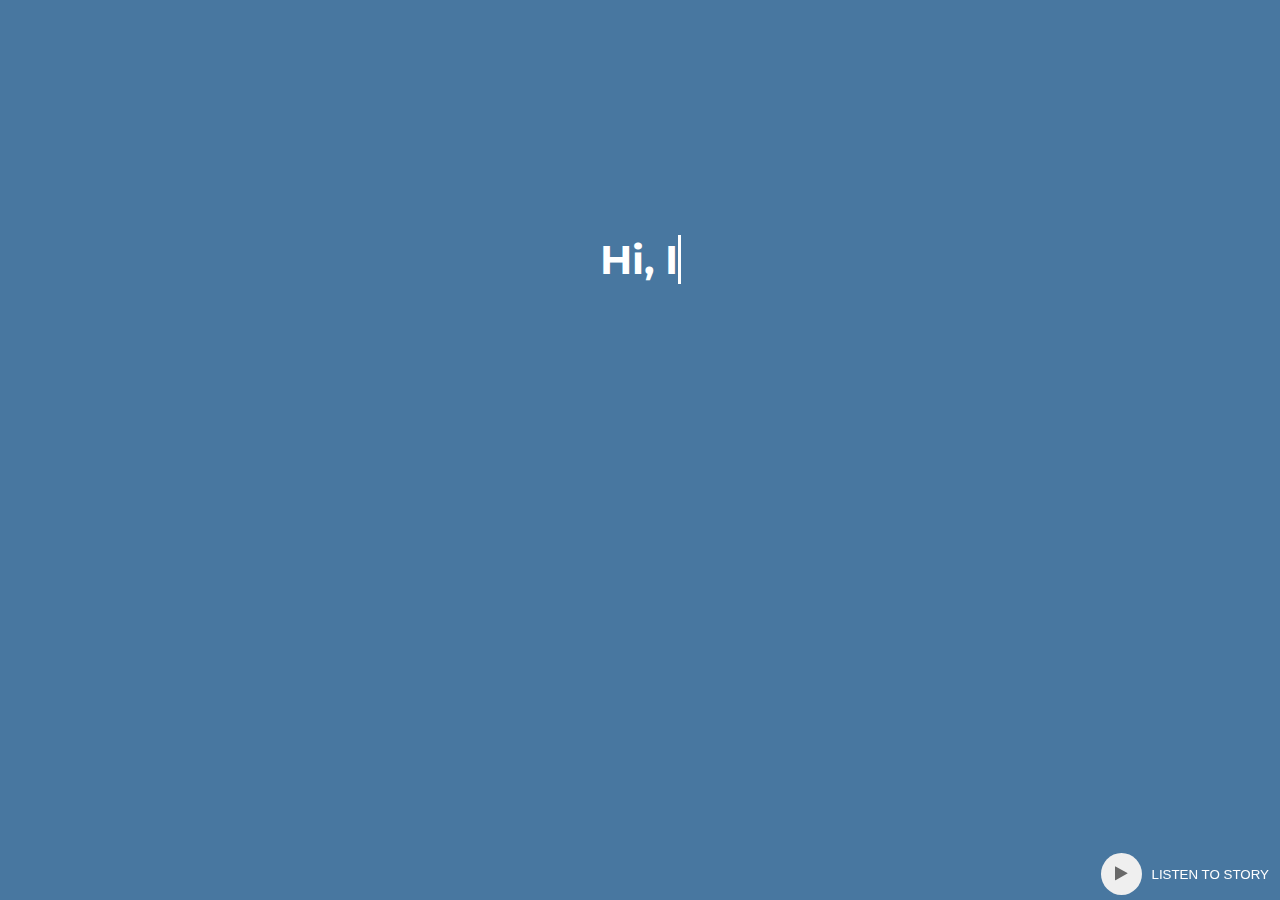
<file: index.html>
<!DOCTYPE html>
<html>
<head>
  <link href='https://fonts.googleapis.com/css?family=Montserrat:100' rel='stylesheet' type='text/css'>
  <link rel="stylesheet" href="https://cdnjs.cloudflare.com/ajax/libs/font-awesome/4.7.0/css/font-awesome.min.css">
</head>
<style>
 /* GLOBAL STYLES */
 body {
     text-align: center;
     padding-top:10em;
     font-size: 15pt;
     font-family: 'Montserrat', sans serif;
     background-color: #4877A0;
     background-size: cover;
     background-position: center center;
     background-attachment: fixed;
     color: white;
 }
  .bottomRight {
  font-family:calibri;
  font-size:15px;
  position: fixed;
  bottom: 5px;
  right: 5px;
}
.btn {
  border: none;
  border-radius: 100%;
  color: dimgrey;
  padding: 12px 14px;
  font-size: 16px;
  cursor: pointer;
}
.btn2 {
  border: none;
  background:transparent;
  color: white; /*changed to white for easy viewing. Otherwise would be dimgrey*/
  padding: 0px, 0px;
  cursor: pointer;
}
  
 *.icon-white {color: white}
 .opacity,.hover-opacity:hover{opacity:0.60}.opacity-off,.hover-opacity-off:hover{opacity:1}
.typewriter h1 {
  color: #fff;
  font-family: 'Raleway', sans serif;
  overflow: hidden; /* Ensures the content is not revealed until the animation */
  white-space: nowrap; /* Keeps the content on a single line */
  margin: 0 auto; /* Gives that scrolling effect as the typing happens */
  animation:
    typing 3.5s steps(30, end),
    blink-caret .5s step-end infinite;
}

@keyframes typing {
  from { width: 0 }
  to { width: 100% }
}

@keyframes blink-caret {
  from, to { border-color: transparent }
  50% { border-color: transparent }
}
</style>

<script>
var TxtType = function(el, toRotate, period) {
        this.toRotate = toRotate;
        this.el = el;
        this.loopNum = 0;
        this.period = parseInt(period, 10) || 2000;
        this.txt = '';
        this.tick();
        this.isDeleting = false;
    };

    TxtType.prototype.tick = function() {
        var i = this.loopNum;
        var fullTxt = this.toRotate[i];

        if (this.isDeleting) {
        this.txt = fullTxt.substring(0, this.txt.length - 1);
        } else {
        this.txt = fullTxt.substring(0, this.txt.length + 1);
        }

        this.el.innerHTML = '<span class="wrap">'+this.txt+'</span>';

        var that = this;
        var delta = 200 - Math.random() * 100;

        if (this.isDeleting) { delta /= 2; }

        if (!this.isDeleting && this.txt === fullTxt) {
        delta = this.period;
        this.isDeleting = true;
        } else if (this.isDeleting && this.txt === '') {
        this.isDeleting = false;
        this.loopNum++;
        delta = 500;
        }
        if (this.loopNum === this.toRotate.length){
          var output = '';
          this.el.innerHTML = '<span class="wrap">'+"Contact me:"+'<br>'+'<br>'
          +'<a href = "mailto:choi.mary.mw@gmail.com" target="_blank">'+'<i style="padding-left:0.1em;" class="fa fa-paper-plane fa-2x hover-opacity icon-white">'+'</i>'+'</a>'
          +'<a href = "https://twitter.com/mary_mwc" target="_blank">'+'<i style="padding-left:0.1em" class="fa fa-twitter fa-2x hover-opacity icon-white">'+'</i>'+'</a>'
          +'<a href = "https://www.linkedin.com/in/mary-choi/" target="_blank">'+'<i style="padding-left:0.1em" class="fa fa-linkedin fa-2x hover-opacity icon-white">'+'</i>'+'</a>'
          +'<a href = "https://github.com/mmwc01" target="_blank">'+'<i style="padding-left:0.1em" class="fa fa-github fa-2x hover-opacity icon-white">'+'</i>'+'</a>'
          +'<a href = "https://codepen.io/mmwc01/" target="_blank">'+'<i style="padding-left:0.1em" class="fa fa-codepen fa-2x hover-opacity icon-white">'+'</i>'+'</a>'
          +'<a href = "resume.pdf" target="_blank">'+'<i style="padding-left:0.1em" class="fa fa-id-card fa-2x hover-opacity icon-white">'+'</i>'+'</a>'+'<br>'+'</span>';
        }

        setTimeout(function() {
        that.tick();
        }, delta);
    };

    window.onload = function() {
        var elements = document.getElementsByClassName('typewrite');
        for (var i=0; i<elements.length; i++) {
            var toRotate = elements[i].getAttribute('data-type');
            var period = elements[i].getAttribute('data-period');
            if (toRotate) {
              new TxtType(elements[i], JSON.parse(toRotate), period);
            }
        }

        var css = document.createElement("style");
        css.type = "text/css";
        css.innerHTML = ".typewrite > .wrap { border-right: 0.08em solid #fff}";
        document.body.appendChild(css);
    };
  
  /*functionality for disappearance of initial buttons, and display of audio component sized based on screen size (mobile or desktop)*/
  function showAud() {
  document.getElementById("audioButton").style.display = "none";
    if(window.innerWidth < 480) {
      document.getElementById("audioShowMobile").style.display = "block";
      document.getElementById("audioClipMobile").play();
    } else {
      document.getElementById("audioShow").style.display = "block";
      document.getElementById("audioClip").play();
    }
  }
</script>

<h1>
  <a class="typewrite" data-period="2000" data-type='["Hi, I&#39m Mary!", "This site is under construction", "but will be up soon.", "Thanks for dropping by!" ]'>
    <span class="wrap"></span>
  </a>
</h1>
  
<!--desktop html audio component with default size-->
<div id="audioShow" style="display:none;" class="bottomRight">
<audio id="audioClip" controls>
  <source src="https://s3.amazonaws.com/mobile.engineering.com/audio/19559.mp3" type="audio/mpeg">
</audio>
  </div>
  
<!--mobile html audio component limited to 250 px-->   
<div id="audioShowMobile" style="display:none;" class="bottomRight">
<audio id="audioClipMobile" controls style="width:250px">
  <source src="https://s3.amazonaws.com/mobile.engineering.com/audio/19559.mp3" type="audio/mpeg">
</audio>
</div>
  
 <!--listen to story buttons-->
 <div id="audioButton" class="bottomRight">
   <button class="btn" type="round-button" onclick="showAud()"><i class="fa fa-play"></i></button>  <button class="btn2" onclick="showAud()">LISTEN TO STORY</button>
 </div>

</html>
</file>
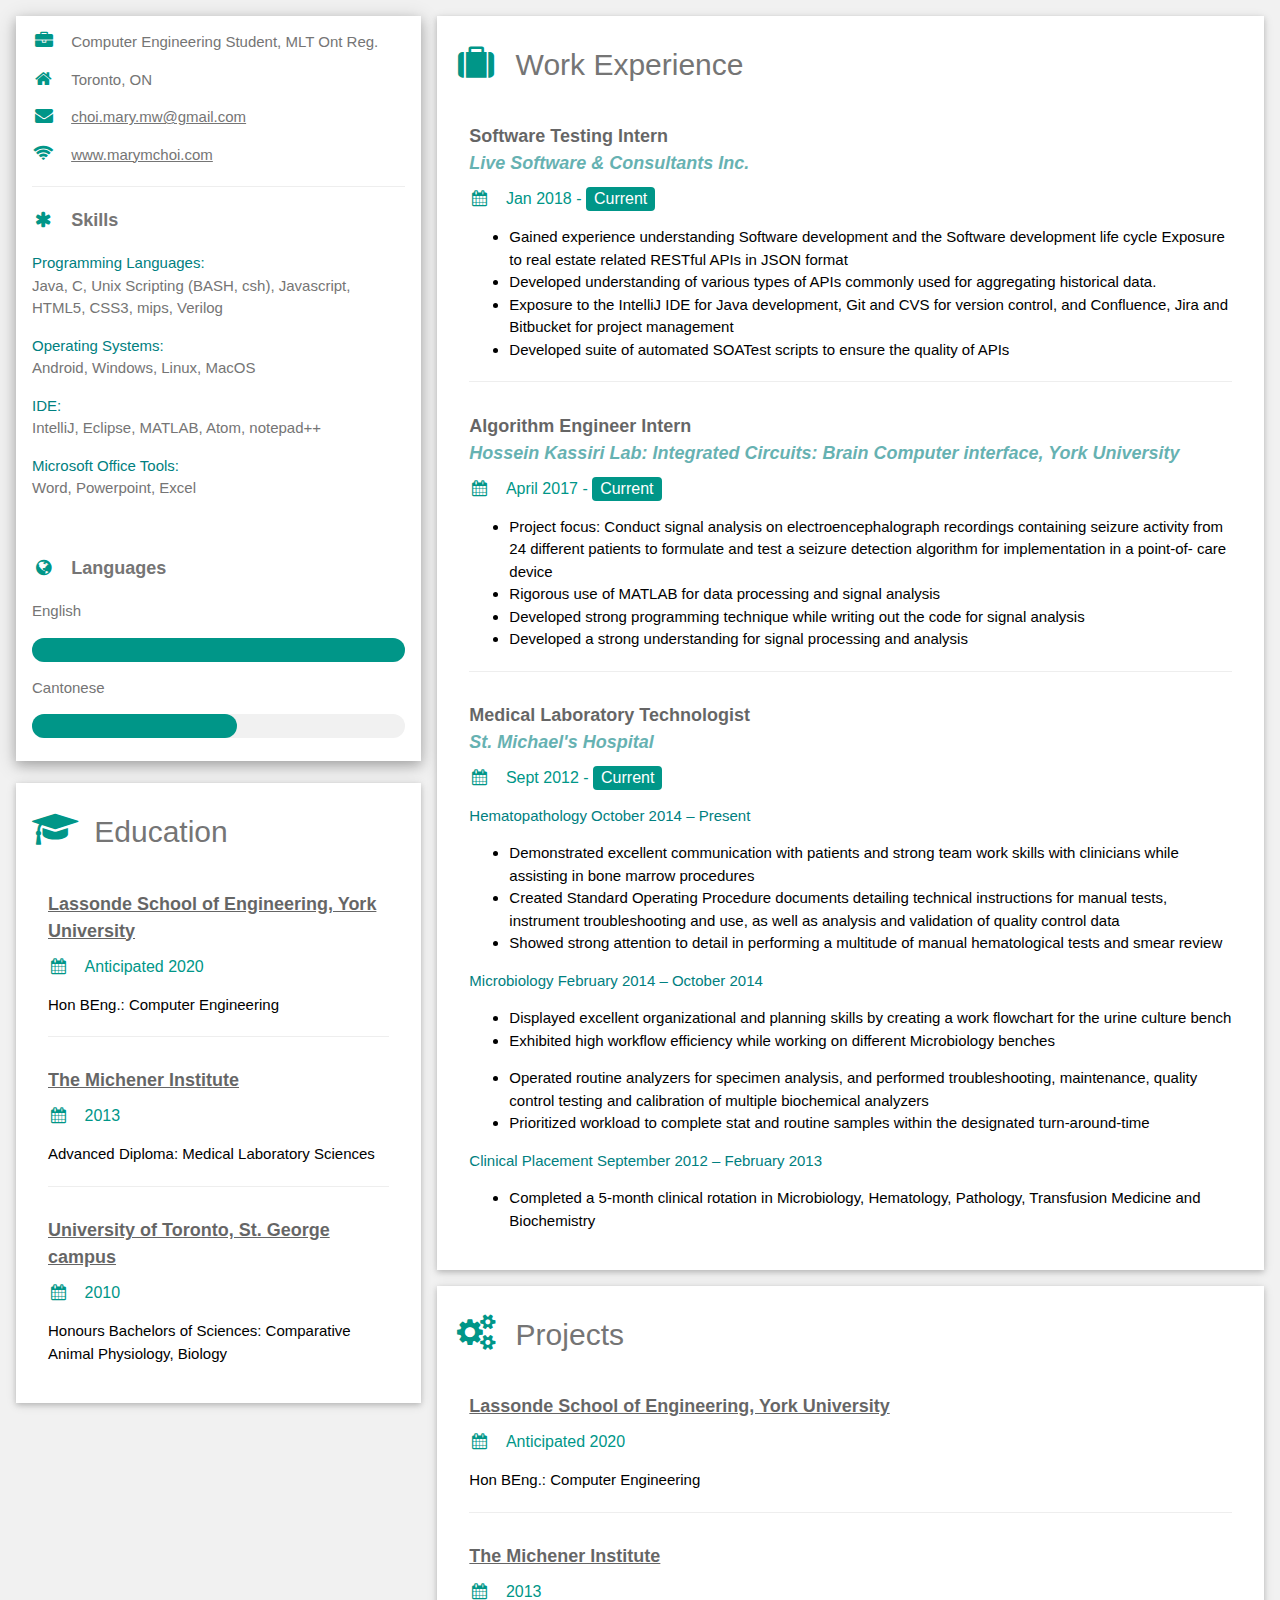
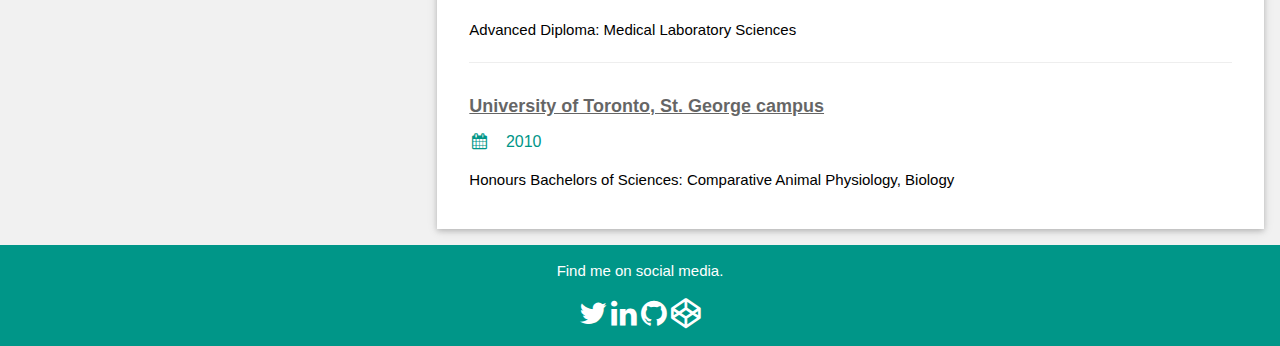
<file: resume.html>
<!DOCTYPE html>
<html>
<title>M. Choi</title>
<meta charset="UTF-8">
<meta name="viewport" content="width=device-width, initial-scale=1">
<link rel="stylesheet" href="https://www.w3schools.com/w3css/4/w3.css">
<link rel='stylesheet' href='https://fonts.googleapis.com/css?family=Roboto'>
<link rel="stylesheet" href="https://cdnjs.cloudflare.com/ajax/libs/font-awesome/4.7.0/css/font-awesome.min.css">
<style>
html,body,h1,h2,h3,h4,h5,h6 {font-family: "cairo", sans-serif}

#employer {
  font-style: italic;
  color: teal;
}

#skills{
  color: teal;
}
</style>
<body class="w3-light-grey">

<!-- Page Container -->
<div class="w3-content w3-margin-top" style="max-width:1400px;">

  <!-- The Grid -->
  <div class="w3-row-padding">

    <!-- Left Column -->
    <div class="w3-third">

      <div class="w3-white w3-text-grey w3-card-4">
        <div class="w3-display-container">
          <div class="w3-display-bottomleft w3-container w3-text-black">
            <h2>Mary Choi</h2>
          </div>
        </div>
        <div class="w3-container">
          <p><i class="fa fa-briefcase fa-fw w3-margin-right w3-large w3-text-teal"></i>Computer Engineering Student, MLT Ont Reg.</p>
          <p><i class="fa fa-home fa-fw w3-margin-right w3-large w3-text-teal"></i>Toronto, ON</p>
          <p><a href="choi.mary.mw@gmail.com"><i class="fa fa-envelope fa-fw w3-margin-right w3-large w3-text-teal"></i>choi.mary.mw@gmail.com</a></p>
          <p><a href="index.html"><i class="fa fa-wifi fa-fw w3-margin-right w3-large w3-text-teal"></i>www.marymchoi.com</a></p>
          <hr>

          <p class="w3-large"><b><i class="fa fa-asterisk fa-fw w3-margin-right w3-text-teal"></i>Skills</b></p>
          <p><div id="skills">Programming Languages:</div>Java, C, Unix Scripting (BASH, csh), Javascript, HTML5, CSS3, mips, Verilog</p>
          <!-- <div class="w3-light-grey w3-round-xlarge w3-small">
            <div class="w3-container w3-center w3-round-xlarge w3-teal" style="width:80%">80%</div>
          </div> -->
          <p><div id="skills">Operating Systems:</div> Android, Windows, Linux, MacOS</p>
          <!-- <div class="w3-light-grey w3-round-xlarge w3-small">
            <div class="w3-container w3-center w3-round-xlarge w3-teal" style="width:70%">
              <div class="w3-center w3-text-white">70%</div>
            </div>
          </div> -->
          <!-- <div class="w3-light-grey w3-round-xlarge w3-small">
            <div class="w3-container w3-center w3-round-xlarge w3-teal" style="width:90%">90%</div>
          </div> -->
          <p><div id="skills">IDE:</div> IntelliJ, Eclipse, MATLAB, Atom, notepad++</p>
          <!--<div class="w3-light-grey w3-round-xlarge w3-small">
            <div class="w3-container w3-center w3-round-xlarge w3-teal" style="width:50%">50%</div>
          </div>-->
          <p><div id="skills">Microsoft Office Tools:</div> Word, Powerpoint, Excel</p>
          <br>

          <p class="w3-large w3-text-theme"><b><i class="fa fa-globe fa-fw w3-margin-right w3-text-teal"></i>Languages</b></p>
          <p>English</p>
          <div class="w3-light-grey w3-round-xlarge">
            <div class="w3-round-xlarge w3-teal" style="height:24px;width:100%"></div>
          </div>
          <p>Cantonese</p>
          <div class="w3-light-grey w3-round-xlarge">
            <div class="w3-round-xlarge w3-teal" style="height:24px;width:55%"></div>
          </div>
          <!--<p>German</p>
          <div class="w3-light-grey w3-round-xlarge">
            <div class="w3-round-xlarge w3-teal" style="height:24px;width:25%"></div>
          </div>-->
          <br>
        </div>
      </div><br>
      <div class="w3-container w3-card w3-white">
        <h2 class="w3-text-grey w3-padding-16"><i class="fa fa-graduation-cap fa-fw w3-margin-right w3-xxlarge w3-text-teal"></i>Education</h2>
        <div class="w3-container">
          <h5 class="w3-opacity"><b><a href="#">Lassonde School of Engineering, York University</a></b></h5>
          <h6 class="w3-text-teal"><i class="fa fa-calendar fa-fw w3-margin-right"></i>Anticipated 2020</h6>
          <p>Hon BEng.: Computer Engineering</p>
          <hr>
        </div>
        <div class="w3-container">
          <h5 class="w3-opacity"><b><a href="www.michener.ca">The Michener Institute</a></b></h5>
          <h6 class="w3-text-teal"><i class="fa fa-calendar fa-fw w3-margin-right"></i>2013</h6>
          <p>Advanced Diploma: Medical Laboratory Sciences</p>
          <hr>
        </div>
        <div class="w3-container">
          <h5 class="w3-opacity"><b><a href="#">University of Toronto, St. George campus</a></b></h5>
          <h6 class="w3-text-teal"><i class="fa fa-calendar fa-fw w3-margin-right"></i>2010</h6>
          <p>Honours Bachelors of Sciences: Comparative Animal Physiology, Biology</p><br>
        </div>
      </div>
    <!-- End Left Column -->
    </div>

    <!-- Right Column -->
    <div class="w3-twothird">

      <div class="w3-container w3-card w3-white w3-margin-bottom">
        <h2 class="w3-text-grey w3-padding-16"><i class="fa fa-suitcase fa-fw w3-margin-right w3-xxlarge w3-text-teal"></i>Work Experience</h2>
        <div class="w3-container">
          <h5 class="w3-opacity"><b>Software Testing Intern<div id = "employer">Live Software & Consultants Inc.</div></b></h5>
          <h6 class="w3-text-teal"><i class="fa fa-calendar fa-fw w3-margin-right"></i>Jan 2018 - <span class="w3-tag w3-teal w3-round">Current</span></h6>
          <ul><p><li>Gained experience understanding Software development and the Software development life cycle
            Exposure to real estate related RESTful APIs in JSON format</li>
            <li>Developed understanding of various types of APIs commonly used for aggregating historical data.</li>
            <li>Exposure to the IntelliJ IDE for Java development, Git and CVS for version control, and Confluence, Jira and
              Bitbucket for project management</li>
            <li>Developed suite of automated SOATest scripts to ensure the quality of APIs</li></p></ul>
          <hr>
        </div>
        <div class="w3-container">
          <h5 class="w3-opacity"><b>Algorithm Engineer Intern<div id="employer">Hossein Kassiri Lab: Integrated Circuits: Brain Computer interface, York University</div></b></h5>
          <h6 class="w3-text-teal"><i class="fa fa-calendar fa-fw w3-margin-right"></i>April 2017 - <span class="w3-tag w3-teal w3-round">Current</span></h6>
          <ul><p><li>Project focus: Conduct signal analysis on electroencephalograph recordings containing seizure activity from 24 different patients to formulate and test a seizure detection algorithm for implementation in a point-of-
            care device</li>
            <li>Rigorous use of MATLAB for data processing and signal analysis</li>
            <li>Developed strong programming technique while writing out the code for signal analysis</li>
            <li>Developed a strong understanding for signal processing and analysis</p></ul></li>
          <hr>
        </div>
        <div class="w3-container">
          <h5 class="w3-opacity"><b>Medical Laboratory Technologist<div id = "employer">St. Michael's Hospital</div></b></h5>
          <h6 class="w3-text-teal"><i class="fa fa-calendar fa-fw w3-margin-right"></i>Sept 2012 - <span class="w3-tag w3-teal w3-round">Current</span></h6>
          <p style ="color:teal">Hematopathology October 2014 – Present</p><p>
            <ul><li>Demonstrated excellent communication with patients and strong team work skills with clinicians while
assisting in bone marrow procedures</li>
                <li>Created Standard Operating Procedure documents detailing technical instructions for manual tests,
                    instrument troubleshooting and use, as well as analysis and validation of quality control data</li>
                <li>Showed strong attention to detail in performing a multitude of manual hematological tests and smear review</li></ul>
            <p style="color:teal">Microbiology February 2014 – October 2014</p><p>
            <ul><li>Displayed excellent organizational and planning skills by creating a work flowchart for the urine culture bench</li>
                <li>Exhibited high workflow efficiency while working on different Microbiology benches</li></ul>
            <p style="color:teal"><Clinical Chemistry March 2013 – February 2014</p><p>
            <ul><li>Operated routine analyzers for specimen analysis, and performed troubleshooting, maintenance, quality
                control testing and calibration of multiple biochemical analyzers</li>
                <li>Prioritized workload to complete stat and routine samples within the designated turn-around-time</li></ul>
            <p style="color:teal">Clinical Placement September 2012 – February 2013</p><p>
            <ul><li>Completed a 5-month clinical rotation in Microbiology, Hematology, Pathology, Transfusion Medicine and
                    Biochemistry </ul></li></p><br>
        </div>
      </div>

      <div class="w3-container w3-card w3-white">
        <h2 class="w3-text-grey w3-padding-16"><i class="fa fa-cogs fa-fw w3-margin-right w3-xxlarge w3-text-teal"></i>Projects</h2>
        <div class="w3-container">
          <h5 class="w3-opacity"><b><a href="#">Lassonde School of Engineering, York University</a></b></h5>
          <h6 class="w3-text-teal"><i class="fa fa-calendar fa-fw w3-margin-right"></i>Anticipated 2020</h6>
          <p>Hon BEng.: Computer Engineering</p>
          <hr>
        </div>
        <div class="w3-container">
          <h5 class="w3-opacity"><b><a href="www.michener.ca">The Michener Institute</a></b></h5>
          <h6 class="w3-text-teal"><i class="fa fa-calendar fa-fw w3-margin-right"></i>2013</h6>
          <p>Advanced Diploma: Medical Laboratory Sciences</p>
          <hr>
        </div>
        <div class="w3-container">
          <h5 class="w3-opacity"><b><a href="#">University of Toronto, St. George campus</a></b></h5>
          <h6 class="w3-text-teal"><i class="fa fa-calendar fa-fw w3-margin-right"></i>2010</h6>
          <p>Honours Bachelors of Sciences: Comparative Animal Physiology, Biology</p><br>
        </div>
      </div>

    <!-- End Right Column -->
    </div>

  <!-- End Grid -->
  </div>

  <!-- End Page Container -->
</div>

<footer class="w3-container w3-teal w3-center w3-margin-top">
  <p>Find me on social media.</p>
  <a href = "https://twitter.com/mary_mwc"><i class="fa fa-twitter fa-2x w3-hover-opacity"></i></a>
  <a href = "https://www.linkedin.com/in/mary-choi/"><i class="fa fa-linkedin fa-2x w3-hover-opacity"></i></a>
  <a href = "https://github.com/mmwc01"><i class="fa fa-github fa-2x w3-hover-opacity"></i></a>
  <a href = "https://codepen.io/mmwc01/"><i class="fa fa-codepen fa-2x w3-hover-opacity"></i></a>
  <p></p>
</footer>

</body>
</html>
</file>
